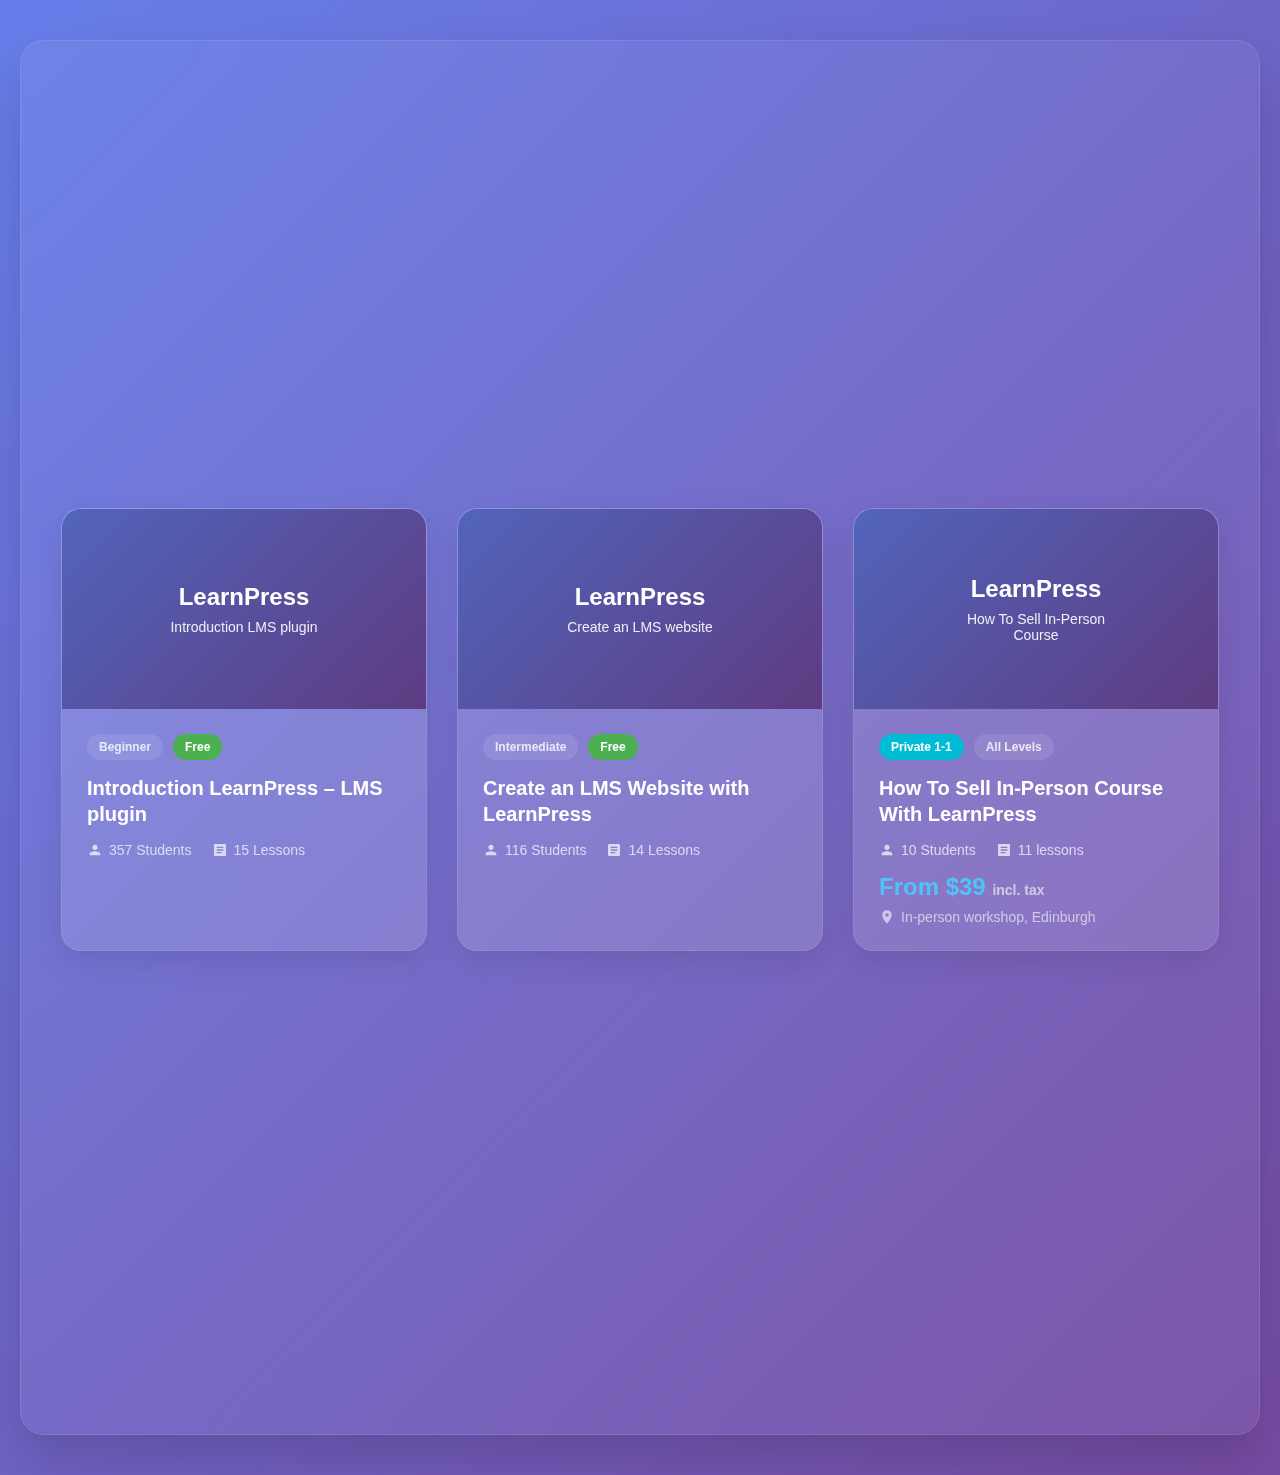
<file: careerSection.html>
<!DOCTYPE html>
<html lang="en">
<head>
    <meta charset="UTF-8">
    <meta name="viewport" content="width=device-width, initial-scale=1.0">
    <title>Course Showcase</title>
    <style>
        * {
            margin: 0;
            padding: 0;
            box-sizing: border-box;
        }

        body {
            font-family: 'Inter', -apple-system, BlinkMacSystemFont, sans-serif;
            background: linear-gradient(135deg, #667eea 0%, #764ba2 100%);
            min-height: 100vh;
            padding: 40px 20px;
        }

        .course-showcase {
            max-width: 1400px;
            margin: 0 auto;
            background: rgba(255, 255, 255, 0.05);
            backdrop-filter: blur(20px);
            border-radius: 24px;
            padding: 60px 40px;
            border: 1px solid rgba(255, 255, 255, 0.1);
            box-shadow: 0 25px 50px rgba(0, 0, 0, 0.15);
        }

        /* Partners Section */
        .partners-section {
            text-align: center;
            margin-bottom: 80px;
            opacity: 0;
            transform: translateY(30px);
            animation: fadeInUp 1s ease-out forwards;
        }

        .partners-title {
            font-size: 18px;
            color: rgba(255, 255, 255, 0.8);
            margin-bottom: 30px;
            font-weight: 500;
        }

        .partners-title span {
            color: #4fc3f7;
            font-weight: 600;
        }

        .partners-grid {
            display: flex;
            justify-content: center;
            align-items: center;
            gap: 60px;
            flex-wrap: wrap;
        }

        .partner-logo {
            opacity: 0.7;
            transition: all 0.3s ease;
            filter: brightness(0) invert(1);
            height: 40px;
        }

        .partner-logo:hover {
            opacity: 1;
            transform: scale(1.1);
        }

        /* Courses Section */
        .courses-header {
            text-align: center;
            margin-bottom: 60px;
            opacity: 0;
            transform: translateY(30px);
            animation: fadeInUp 1s ease-out 0.3s forwards;
        }

        .courses-subtitle {
            font-size: 16px;
            color: rgba(255, 255, 255, 0.6);
            text-transform: uppercase;
            letter-spacing: 2px;
            margin-bottom: 15px;
            font-weight: 500;
        }

        .courses-title {
            font-size: 48px;
            color: white;
            font-weight: 700;
            margin-bottom: 20px;
        }

        .courses-title span {
            background: linear-gradient(135deg, #4fc3f7, #29b6f6);
            -webkit-background-clip: text;
            -webkit-text-fill-color: transparent;
            background-clip: text;
        }

        .explore-btn {
            display: inline-flex;
            align-items: center;
            gap: 10px;
            background: linear-gradient(135deg, #2196f3, #21cbf3);
            color: white;
            padding: 15px 30px;
            border-radius: 50px;
            text-decoration: none;
            font-weight: 600;
            font-size: 16px;
            transition: all 0.3s ease;
            box-shadow: 0 8px 25px rgba(33, 150, 243, 0.3);
            margin-top: 20px;
        }

        .explore-btn:hover {
            transform: translateY(-2px);
            box-shadow: 0 12px 35px rgba(33, 150, 243, 0.4);
        }

        /* Course Cards */
        .courses-grid {
            display: grid;
            grid-template-columns: repeat(auto-fit, minmax(320px, 1fr));
            gap: 30px;
            margin-top: 40px;
        }

        .course-card {
            background: rgba(255, 255, 255, 0.08);
            backdrop-filter: blur(15px);
            border-radius: 20px;
            overflow: hidden;
            border: 1px solid rgba(255, 255, 255, 0.1);
            transition: all 0.4s cubic-bezier(0.25, 0.46, 0.45, 0.94);
            opacity: 0;
            transform: translateY(50px);
            box-shadow: 0 10px 30px rgba(0, 0, 0, 0.1);
        }

        .course-card.animate {
            opacity: 1;
            transform: translateY(0);
        }

        .course-card:hover {
            transform: translateY(-8px);
            box-shadow: 0 20px 60px rgba(0, 0, 0, 0.2);
            border-color: rgba(255, 255, 255, 0.2);
        }

        .course-image {
            height: 200px;
            background: linear-gradient(135deg, #667eea, #764ba2);
            position: relative;
            overflow: hidden;
        }

        .course-image::before {
            content: '';
            position: absolute;
            top: 0;
            left: 0;
            right: 0;
            bottom: 0;
            background: rgba(0, 0, 0, 0.2);
        }

        .course-image-content {
            position: absolute;
            top: 50%;
            left: 50%;
            transform: translate(-50%, -50%);
            text-align: center;
            color: white;
        }

        .course-image h3 {
            font-size: 24px;
            font-weight: 600;
            margin-bottom: 8px;
        }

        .course-image p {
            font-size: 14px;
            opacity: 0.9;
        }

        .course-content {
            padding: 25px;
        }

        .course-badges {
            display: flex;
            gap: 10px;
            margin-bottom: 15px;
        }

        .badge {
            padding: 6px 12px;
            border-radius: 20px;
            font-size: 12px;
            font-weight: 600;
            text-transform: capitalize;
        }

        .badge.level {
            background: rgba(255, 255, 255, 0.1);
            color: rgba(255, 255, 255, 0.8);
        }

        .badge.free {
            background: #4caf50;
            color: white;
        }

        .badge.private {
            background: #00bcd4;
            color: white;
        }

        .badge.expert {
            background: #ff9800;
            color: white;
        }

        .course-title {
            font-size: 20px;
            font-weight: 700;
            color: white;
            margin-bottom: 15px;
            line-height: 1.3;
        }

        .course-stats {
            display: flex;
            gap: 20px;
            margin-bottom: 15px;
        }

        .stat {
            display: flex;
            align-items: center;
            gap: 6px;
            font-size: 14px;
            color: rgba(255, 255, 255, 0.7);
        }

        .stat-icon {
            width: 16px;
            height: 16px;
            fill: currentColor;
        }

        .course-price {
            font-size: 24px;
            font-weight: 700;
            color: #4fc3f7;
            margin-top: 10px;
        }

        .course-price .original {
            text-decoration: line-through;
            color: rgba(255, 255, 255, 0.5);
            font-size: 16px;
            margin-right: 8px;
        }

        .course-location {
            font-size: 14px;
            color: rgba(255, 255, 255, 0.6);
            margin-top: 8px;
            display: flex;
            align-items: center;
            gap: 6px;
        }

        /* Animations */
        @keyframes fadeInUp {
            from {
                opacity: 0;
                transform: translateY(30px);
            }
            to {
                opacity: 1;
                transform: translateY(0);
            }
        }

        /* Responsive */
        @media (max-width: 768px) {
            .course-showcase {
                padding: 40px 20px;
            }

            .partners-grid {
                gap: 30px;
            }

            .partner-logo {
                height: 30px;
            }

            .courses-title {
                font-size: 36px;
            }

            .courses-grid {
                grid-template-columns: 1fr;
            }
        }
    </style>
</head>
<body>
    <div class="course-showcase">
        <!-- Partners Section -->
        <div class="partners-section">
            <h2 class="partners-title">Learn with Our <span>Partners</span></h2>
            <div class="partners-grid">
                <svg class="partner-logo" viewBox="0 0 120 40" fill="currentColor">
                    <text x="10" y="25" font-family="Arial, sans-serif" font-size="16" font-weight="bold">logitech</text>
                </svg>
                <svg class="partner-logo" viewBox="0 0 120 40" fill="currentColor">
                    <text x="10" y="25" font-family="Arial, sans-serif" font-size="14" font-weight="bold">monday</text>
                </svg>
                <svg class="partner-logo" viewBox="0 0 120 40" fill="currentColor">
                    <text x="10" y="25" font-family="Arial, sans-serif" font-size="16" font-weight="bold">invision</text>
                </svg>
                <svg class="partner-logo" viewBox="0 0 120 40" fill="currentColor">
                    <text x="10" y="25" font-family="Arial, sans-serif" font-size="18" font-weight="bold">YAHOO!</text>
                </svg>
                <svg class="partner-logo" viewBox="0 0 120 40" fill="currentColor">
                    <text x="10" y="25" font-family="Arial, sans-serif" font-size="16" font-weight="bold">Walmart</text>
                </svg>
            </div>
        </div>

        <!-- Courses Section -->
        <div class="courses-header">
            <p class="courses-subtitle">Our Courses</p>
            <h2 class="courses-title">Explore top <span>courses</span></h2>
            <a href="#" class="explore-btn">
                <span>Explore</span>
                <span>Learn with 200+ world-class institutions and educators</span>
            </a>
        </div>

        <!-- Course Cards -->
        <div class="courses-grid">
            <!-- Course 1 -->
            <div class="course-card" data-delay="0">
                <div class="course-image">
                    <div class="course-image-content">
                        <h3>LearnPress</h3>
                        <p>Introduction LMS plugin</p>
                    </div>
                </div>
                <div class="course-content">
                    <div class="course-badges">
                        <span class="badge level">Beginner</span>
                        <span class="badge free">Free</span>
                    </div>
                    <h3 class="course-title">Introduction LearnPress – LMS plugin</h3>
                    <div class="course-stats">
                        <div class="stat">
                            <svg class="stat-icon" viewBox="0 0 24 24">
                                <path d="M12 12c2.21 0 4-1.79 4-4s-1.79-4-4-4-4 1.79-4 4 1.79 4 4 4zm0 2c-2.67 0-8 1.34-8 4v2h16v-2c0-2.66-5.33-4-8-4z"/>
                            </svg>
                            <span>357 Students</span>
                        </div>
                        <div class="stat">
                            <svg class="stat-icon" viewBox="0 0 24 24">
                                <path d="M19 3H5c-1.1 0-2 .9-2 2v14c0 1.1.9 2 2 2h14c1.1 0 2-.9 2-2V5c0-1.1-.9-2-2-2zm-5 14H7v-2h7v2zm3-4H7v-2h10v2zm0-4H7V7h10v2z"/>
                            </svg>
                            <span>15 Lessons</span>
                        </div>
                    </div>
                </div>
            </div>

            <!-- Course 2 -->
            <div class="course-card" data-delay="0.2">
                <div class="course-image">
                    <div class="course-image-content">
                        <h3>LearnPress</h3>
                        <p>Create an LMS website</p>
                    </div>
                </div>
                <div class="course-content">
                    <div class="course-badges">
                        <span class="badge level">Intermediate</span>
                        <span class="badge free">Free</span>
                    </div>
                    <h3 class="course-title">Create an LMS Website with LearnPress</h3>
                    <div class="course-stats">
                        <div class="stat">
                            <svg class="stat-icon" viewBox="0 0 24 24">
                                <path d="M12 12c2.21 0 4-1.79 4-4s-1.79-4-4-4-4 1.79-4 4 1.79 4 4 4zm0 2c-2.67 0-8 1.34-8 4v2h16v-2c0-2.66-5.33-4-8-4z"/>
                            </svg>
                            <span>116 Students</span>
                        </div>
                        <div class="stat">
                            <svg class="stat-icon" viewBox="0 0 24 24">
                                <path d="M19 3H5c-1.1 0-2 .9-2 2v14c0 1.1.9 2 2 2h14c1.1 0 2-.9 2-2V5c0-1.1-.9-2-2-2zm-5 14H7v-2h7v2zm3-4H7v-2h10v2zm0-4H7V7h10v2z"/>
                            </svg>
                            <span>14 Lessons</span>
                        </div>
                    </div>
                </div>
            </div>

            <!-- Course 3 -->
            <div class="course-card" data-delay="0.4">
                <div class="course-image">
                    <div class="course-image-content">
                        <h3>LearnPress</h3>
                        <p>How To Sell In-Person Course</p>
                    </div>
                </div>
                <div class="course-content">
                    <div class="course-badges">
                        <span class="badge private">Private 1-1</span>
                        <span class="badge level">All levels</span>
                    </div>
                    <h3 class="course-title">How To Sell In-Person Course With LearnPress</h3>
                    <div class="course-stats">
                        <div class="stat">
                            <svg class="stat-icon" viewBox="0 0 24 24">
                                <path d="M12 12c2.21 0 4-1.79 4-4s-1.79-4-4-4-4 1.79-4 4 1.79 4 4 4zm0 2c-2.67 0-8 1.34-8 4v2h16v-2c0-2.66-5.33-4-8-4z"/>
                            </svg>
                            <span>10 Students</span>
                        </div>
                        <div class="stat">
                            <svg class="stat-icon" viewBox="0 0 24 24">
                                <path d="M19 3H5c-1.1 0-2 .9-2 2v14c0 1.1.9 2 2 2h14c1.1 0 2-.9 2-2V5c0-1.1-.9-2-2-2zm-5 14H7v-2h7v2zm3-4H7v-2h10v2zm0-4H7V7h10v2z"/>
                            </svg>
                            <span>11 lessons</span>
                        </div>
                    </div>
                    <p class="course-price">From $39 <span style="font-size: 14px; color: rgba(255,255,255,0.6);">incl. tax</span></p>
                    <div class="course-location">
                        <svg class="stat-icon" viewBox="0 0 24 24">
                            <path d="M12 2C8.13 2 5 5.13 5 9c0 5.25 7 13 7 13s7-7.75 7-13c0-3.87-3.13-7-7-7zm0 9.5c-1.38 0-2.5-1.12-2.5-2.5s1.12-2.5 2.5-2.5 2.5 1.12 2.5 2.5-1.12 2.5-2.5 2.5z"/>
                        </svg>
                        <span>In-person workshop, Edinburgh</span>
                    </div>
                </div>
            </div>

            <!-- Course 4 -->
            <div class="course-card" data-delay="0.6">
                <div class="course-image">
                    <div class="course-image-content">
                        <h3>Design</h3>
                        <p>How To Teach An Online Course</p>
                    </div>
                </div>
                <div class="course-content">
                    <div class="course-badges">
                        <span class="badge expert">Expert</span>
                    </div>
                    <h3 class="course-title">How To Teach An Online Course</h3>
                    <div class="course-stats">
                        <div class="stat">
                            <svg class="stat-icon" viewBox="0 0 24 24">
                                <path d="M12 12c2.21 0 4-1.79 4-4s-1.79-4-4-4-4 1.79-4 4 1.79 4 4 4zm0 2c-2.67 0-8 1.34-8 4v2h16v-2c0-2.66-5.33-4-8-4z"/>
                            </svg>
                            <span>38 Students</span>
                        </div>
                        <div class="stat">
                            <svg class="stat-icon" viewBox="0 0 24 24">
                                <path d="M19 3H5c-1.1 0-2 .9-2 2v14c0 1.1.9 2 2 2h14c1.1 0 2-.9 2-2V5c0-1.1-.9-2-2-2zm-5 14H7v-2h7v2zm3-4H7v-2h10v2zm0-4H7V7h10v2z"/>
                            </svg>
                            <span>1 Lesson</span>
                        </div>
                    </div>
                    <div class="course-price">
                        <span class="original">Only $67</span>
                        <span>$50.ph</span>
                    </div>
                </div>
            </div>
        </div>
    </div>

    <script>
        // Intersection Observer for scroll animations
        const observerOptions = {
            threshold: 0.1,
            rootMargin: '0px 0px -50px 0px'
        };

        const observer = new IntersectionObserver((entries) => {
            entries.forEach(entry => {
                if (entry.isIntersecting) {
                    const card = entry.target;
                    const delay = parseFloat(card.dataset.delay) || 0;
                    
                    setTimeout(() => {
                        card.classList.add('animate');
                    }, delay * 1000);
                    
                    observer.unobserve(card);
                }
            });
        }, observerOptions);

        // Observe all course cards
        document.querySelectorAll('.course-card').forEach(card => {
            observer.observe(card);
        });

        // Add some interactive hover effects
        document.querySelectorAll('.course-card').forEach(card => {
            card.addEventListener('mouseenter', function() {
                this.style.transform = 'translateY(-8px) scale(1.02)';
            });
            
            card.addEventListener('mouseleave', function() {
                this.style.transform = 'translateY(-8px) scale(1)';
            });
        });

        // Partner logo hover effects
        document.querySelectorAll('.partner-logo').forEach(logo => {
            logo.addEventListener('mouseenter', function() {
                this.style.filter = 'brightness(0) invert(1) drop-shadow(0 0 10px rgba(79, 195, 247, 0.5))';
            });
            
            logo.addEventListener('mouseleave', function() {
                this.style.filter = 'brightness(0) invert(1)';
            });
        });
    </script>
</body>
</html>
</file>
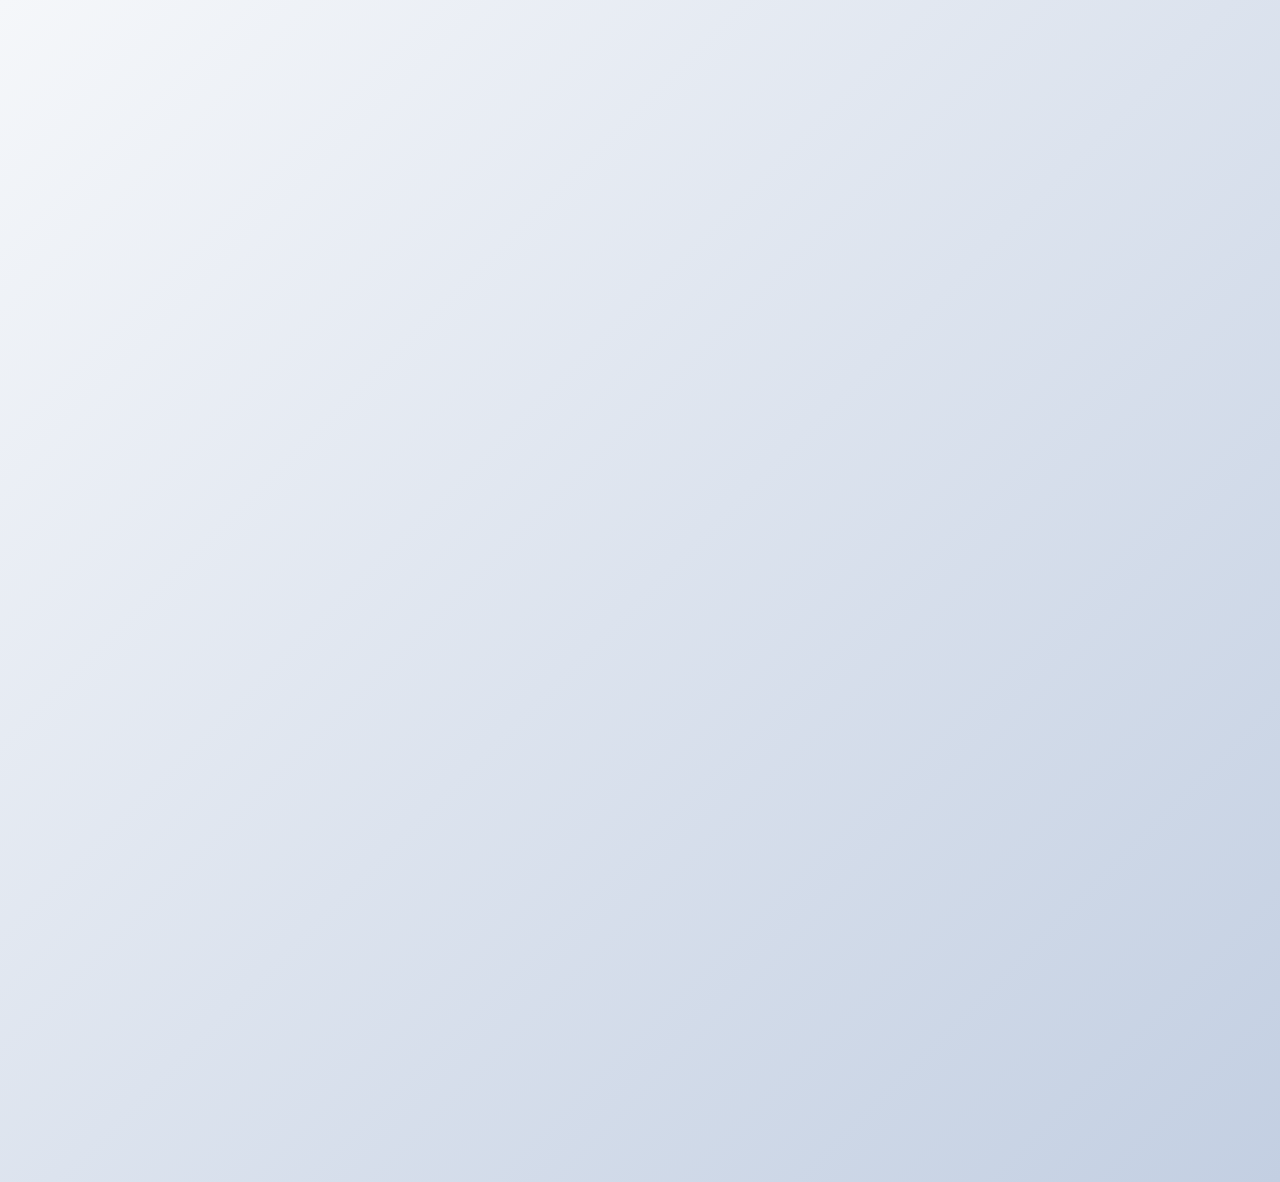
<file: categories.html>
<!DOCTYPE html>
<html lang="en">
<head>
    <meta charset="UTF-8">
    <meta name="viewport" content="width=device-width, initial-scale=1.0">
    <title>Course Categories & Packages</title>
    <style>
        * {
            margin: 0;
            padding: 0;
            box-sizing: border-box;
        }

        body {
            font-family: 'Inter', -apple-system, BlinkMacSystemFont, sans-serif;
            background: linear-gradient(135deg, #f5f7fa 0%, #c3cfe2 100%);
            min-height: 100vh;
            padding: 60px 20px;
        }

        .main-container {
            max-width: 1400px;
            margin: 0 auto;
            display: flex;
            flex-direction: column;
            gap: 80px;
        }

        /* Categories Section */
        .categories-section {
            background: white;
            border-radius: 24px;
            padding: 60px 40px;
            box-shadow: 0 20px 60px rgba(0, 0, 0, 0.08);
            opacity: 0;
            transform: translateY(30px);
            animation: fadeInUp 1s ease-out forwards;
        }

        .categories-header {
            text-align: center;
            margin-bottom: 50px;
        }

        .categories-subtitle {
            font-size: 16px;
            color: #666;
            text-transform: uppercase;
            letter-spacing: 1px;
            margin-bottom: 15px;
            font-weight: 500;
        }

        .categories-title {
            font-size: 42px;
            color: #2c3e50;
            font-weight: 700;
        }

        .categories-title span {
            background: linear-gradient(135deg, #3498db, #2980b9);
            -webkit-background-clip: text;
            -webkit-text-fill-color: transparent;
            background-clip: text;
        }

        .categories-grid {
            display: flex;
            flex-wrap: wrap;
            justify-content: center;
            gap: 20px;
            max-width: 1000px;
            margin: 0 auto;
        }

        .category-tag {
            background: #f8f9fa;
            color: #495057;
            padding: 15px 25px;
            border-radius: 50px;
            font-weight: 500;
            font-size: 16px;
            border: 2px solid transparent;
            cursor: pointer;
            transition: all 0.3s cubic-bezier(0.25, 0.46, 0.45, 0.94);
            position: relative;
            overflow: hidden;
        }

        .category-tag::before {
            content: '';
            position: absolute;
            top: 0;
            left: -100%;
            width: 100%;
            height: 100%;
            background: linear-gradient(90deg, transparent, rgba(255,255,255,0.4), transparent);
            transition: left 0.5s;
        }

        .category-tag:hover::before {
            left: 100%;
        }

        .category-tag:hover {
            background: linear-gradient(135deg, #3498db, #2980b9);
            color: white;
            transform: translateY(-3px);
            box-shadow: 0 10px 25px rgba(52, 152, 219, 0.3);
        }

        .category-tag.active {
            background: linear-gradient(135deg, #3498db, #2980b9);
            color: white;
            transform: translateY(-2px);
            box-shadow: 0 8px 20px rgba(52, 152, 219, 0.3);
        }

        /* Packages Section */
        .packages-section {
            opacity: 0;
            transform: translateY(50px);
            animation: fadeInUp 1s ease-out 0.3s forwards;
        }

        .packages-header {
            text-align: center;
            margin-bottom: 60px;
        }

        .packages-subtitle {
            font-size: 16px;
            color: #666;
            text-transform: uppercase;
            letter-spacing: 1px;
            margin-bottom: 15px;
            font-weight: 500;
        }

        .packages-title {
            font-size: 42px;
            color: #2c3e50;
            font-weight: 700;
        }

        .packages-title span {
            background: linear-gradient(135deg, #3498db, #2980b9);
            -webkit-background-clip: text;
            -webkit-text-fill-color: transparent;
            background-clip: text;
        }

        .packages-container {
            position: relative;
            max-width: 1200px;
            margin: 0 auto;
        }

        .packages-grid {
            display: grid;
            grid-template-columns: repeat(auto-fit, minmax(350px, 1fr));
            gap: 30px;
            margin-bottom: 40px;
        }

        .package-card {
            background: white;
            border-radius: 20px;
            overflow: hidden;
            box-shadow: 0 15px 35px rgba(0, 0, 0, 0.1);
            transition: all 0.4s cubic-bezier(0.25, 0.46, 0.45, 0.94);
            opacity: 0;
            transform: translateY(30px);
            cursor: pointer;
        }

        .package-card.animate {
            opacity: 1;
            transform: translateY(0);
        }

        .package-card:hover {
            transform: translateY(-8px);
            box-shadow: 0 25px 50px rgba(0, 0, 0, 0.15);
        }

        .package-image {
            height: 200px;
            position: relative;
            overflow: hidden;
        }

        .package-image.ai {
            background: linear-gradient(135deg, #667eea 0%, #764ba2 100%);
        }

        .package-image.mechanics {
            background: linear-gradient(135deg, #f093fb 0%, #f5576c 100%);
        }

        .package-image.wellness {
            background: linear-gradient(135deg, #4facfe 0%, #00f2fe 100%);
        }

        .package-image::before {
            content: '';
            position: absolute;
            top: 0;
            left: 0;
            right: 0;
            bottom: 0;
            background: rgba(0, 0, 0, 0.1);
        }

        .package-image-content {
            position: absolute;
            top: 20px;
            left: 20px;
            right: 20px;
            color: white;
        }

        .package-image h3 {
            font-size: 24px;
            font-weight: 700;
            margin-bottom: 8px;
            line-height: 1.2;
        }

        .package-author {
            font-size: 14px;
            opacity: 0.9;
            display: flex;
            align-items: center;
            gap: 8px;
        }

        .author-avatar {
            width: 24px;
            height: 24px;
            border-radius: 50%;
            background: rgba(255, 255, 255, 0.2);
            display: flex;
            align-items: center;
            justify-content: center;
            font-size: 12px;
            font-weight: 600;
        }

        .package-visual {
            position: absolute;
            bottom: 20px;
            right: 20px;
            width: 80px;
            height: 60px;
            opacity: 0.3;
        }

        .package-content {
            padding: 25px;
        }

        .courses-included {
            font-size: 14px;
            color: #3498db;
            font-weight: 600;
            margin-bottom: 12px;
        }

        .package-title {
            font-size: 18px;
            font-weight: 700;
            color: #2c3e50;
            margin-bottom: 20px;
            line-height: 1.4;
        }

        .package-pricing {
            display: flex;
            align-items: center;
            gap: 12px;
        }

        .original-price {
            font-size: 16px;
            color: #999;
            text-decoration: line-through;
        }

        .current-price {
            font-size: 24px;
            font-weight: 700;
            color: #e74c3c;
        }

        /* Navigation */
        .packages-navigation {
            display: flex;
            justify-content: space-between;
            align-items: center;
            margin-top: 40px;
        }

        .nav-controls {
            display: flex;
            gap: 15px;
        }

        .nav-btn {
            width: 50px;
            height: 50px;
            border: 2px solid #e0e6ed;
            background: white;
            border-radius: 50%;
            display: flex;
            align-items: center;
            justify-content: center;
            cursor: pointer;
            transition: all 0.3s ease;
            color: #666;
        }

        .nav-btn:hover {
            border-color: #3498db;
            background: #3498db;
            color: white;
            transform: scale(1.1);
        }

        .nav-btn:disabled {
            opacity: 0.5;
            cursor: not-allowed;
            transform: none;
        }

        .view-all-btn {
            background: linear-gradient(135deg, #3498db, #2980b9);
            color: white;
            border: none;
            padding: 15px 30px;
            border-radius: 50px;
            font-weight: 600;
            font-size: 16px;
            cursor: pointer;
            transition: all 0.3s ease;
            box-shadow: 0 8px 25px rgba(52, 152, 219, 0.3);
        }

        .view-all-btn:hover {
            transform: translateY(-2px);
            box-shadow: 0 12px 35px rgba(52, 152, 219, 0.4);
        }

        /* Progress indicator */
        .progress-bar {
            width: 100px;
            height: 4px;
            background: #e0e6ed;
            border-radius: 2px;
            overflow: hidden;
            margin: 0 20px;
        }

        .progress-fill {
            height: 100%;
            background: linear-gradient(135deg, #3498db, #2980b9);
            width: 33.33%;
            transition: width 0.3s ease;
        }

        /* Animations */
        @keyframes fadeInUp {
            from {
                opacity: 0;
                transform: translateY(30px);
            }
            to {
                opacity: 1;
                transform: translateY(0);
            }
        }

        /* Responsive */
        @media (max-width: 768px) {
            .main-container {
                gap: 60px;
                padding: 0 10px;
            }

            .categories-section {
                padding: 40px 20px;
            }

            .categories-title,
            .packages-title {
                font-size: 32px;
            }

            .categories-grid {
                gap: 15px;
            }

            .category-tag {
                padding: 12px 20px;
                font-size: 14px;
            }

            .packages-grid {
                grid-template-columns: 1fr;
                gap: 20px;
            }

            .packages-navigation {
                flex-direction: column;
                gap: 20px;
            }

            .nav-controls {
                order: 1;
            }
        }
    </style>
</head>
<body>
    <div class="main-container">
        <!-- Categories Section -->
        <div class="categories-section">
            <div class="categories-header">
                <p class="categories-subtitle">Choose From Any These</p>
                <h2 class="categories-title">Courses <span>categories</span></h2>
            </div>
            <div class="categories-grid">
                <div class="category-tag active">Business</div>
                <div class="category-tag">Design</div>
                <div class="category-tag">Developer</div>
                <div class="category-tag">Health</div>
                <div class="category-tag">IT</div>
                <div class="category-tag">Marketing</div>
                <div class="category-tag">Photography</div>
                <div class="category-tag">Teaching Online</div>
                <div class="category-tag">Technology</div>
            </div>
        </div>

        <!-- Packages Section -->
        <div class="packages-section">
            <div class="packages-header">
                <p class="packages-subtitle">Our Package</p>
                <h2 class="packages-title">Explore top <span>packages</span></h2>
            </div>
            
            <div class="packages-container">
                <div class="packages-grid">
                    <!-- Package 1 -->
                    <div class="package-card" data-delay="0">
                        <div class="package-image ai">
                            <div class="package-image-content">
                                <h3>Introduction to Artificial Intelligence</h3>
                                <div class="package-author">
                                    <div class="author-avatar">DM</div>
                                    <span>David J. Malan</span>
                                </div>
                            </div>
                            <div class="package-visual">
                                <svg viewBox="0 0 80 60" fill="none">
                                    <rect x="10" y="20" width="60" height="30" rx="4" fill="rgba(255,255,255,0.2)"/>
                                    <circle cx="25" cy="35" r="8" fill="rgba(255,255,255,0.3)"/>
                                    <rect x="40" y="30" width="25" height="10" rx="2" fill="rgba(255,255,255,0.25)"/>
                                </svg>
                            </div>
                        </div>
                        <div class="package-content">
                            <div class="courses-included">3 Courses Included</div>
                            <h3 class="package-title">Master Your Mindset: Unleashing the Power Within</h3>
                            <div class="package-pricing">
                                <span class="original-price">$136</span>
                                <span class="current-price">$103</span>
                            </div>
                        </div>
                    </div>

                    <!-- Package 2 -->
                    <div class="package-card" data-delay="0.2">
                        <div class="package-image mechanics">
                            <div class="package-image-content">
                                <h3>Fundamentals of Mechanics - Forces and Motion</h3>
                                <div class="package-author">
                                    <div class="author-avatar">DM</div>
                                    <span>David J. Malan</span>
                                </div>
                            </div>
                            <div class="package-visual">
                                <svg viewBox="0 0 80 60" fill="none">
                                    <circle cx="25" cy="30" r="12" fill="rgba(255,255,255,0.2)"/>
                                    <path d="M25 30 L45 20 L45 40 Z" fill="rgba(255,255,255,0.3)"/>
                                    <circle cx="55" cy="35" r="6" fill="rgba(255,255,255,0.25)"/>
                                </svg>
                            </div>
                        </div>
                        <div class="package-content">
                            <div class="courses-included">4 Courses Included</div>
                            <h3 class="package-title">From Zero to Hero: The Ultimate Entrepreneurial Blueprint</h3>
                            <div class="package-pricing">
                                <span class="original-price">$194</span>
                                <span class="current-price">$147</span>
                            </div>
                        </div>
                    </div>

                    <!-- Package 3 -->
                    <div class="package-card" data-delay="0.4">
                        <div class="package-image wellness">
                            <div class="package-image-content">
                                <h3>Introduction to Artificial Intelligence</h3>
                                <div class="package-author">
                                    <div class="author-avatar">DM</div>
                                    <span>David J. Malan</span>
                                </div>
                            </div>
                            <div class="package-visual">
                                <svg viewBox="0 0 80 60" fill="none">
                                    <circle cx="40" cy="30" r="15" fill="rgba(255,255,255,0.2)"/>
                                    <path d="M35 25 L40 30 L45 25" stroke="rgba(255,255,255,0.4)" stroke-width="2" fill="none"/>
                                    <rect x="35" y="35" width="10" height="8" rx="2" fill="rgba(255,255,255,0.3)"/>
                                </svg>
                            </div>
                        </div>
                        <div class="package-content">
                            <div class="courses-included">5 Courses Included</div>
                            <h3 class="package-title">Holistic Wellness: Nourish Your Body, Mind, and Soul</h3>
                            <div class="package-pricing">
                                <span class="original-price">$303</span>
                                <span class="current-price">$230</span>
                            </div>
                        </div>
                    </div>
                </div>

                <div class="packages-navigation">
                    <div class="nav-controls">
                        <button class="nav-btn" id="prevBtn">
                            <svg width="20" height="20" viewBox="0 0 24 24" fill="currentColor">
                                <path d="M15.41 7.41L14 6l-6 6 6 6 1.41-1.41L10.83 12z"/>
                            </svg>
                        </button>
                        <button class="nav-btn" id="nextBtn">
                            <svg width="20" height="20" viewBox="0 0 24 24" fill="currentColor">
                                <path d="M10 6L8.59 7.41 13.17 12l-4.58 4.59L10 18l6-6z"/>
                            </svg>
                        </button>
                    </div>
                    
                    <div class="progress-bar">
                        <div class="progress-fill"></div>
                    </div>
                    
                    <button class="view-all-btn">View All Package</button>
                </div>
            </div>
        </div>
    </div>

    <script>
        // Category tags interaction
        document.querySelectorAll('.category-tag').forEach(tag => {
            tag.addEventListener('click', function() {
                document.querySelectorAll('.category-tag').forEach(t => t.classList.remove('active'));
                this.classList.add('active');
            });
        });

        // Package cards animation on scroll
        const observerOptions = {
            threshold: 0.1,
            rootMargin: '0px 0px -50px 0px'
        };

        const observer = new IntersectionObserver((entries) => {
            entries.forEach(entry => {
                if (entry.isIntersecting) {
                    const card = entry.target;
                    const delay = parseFloat(card.dataset.delay) || 0;
                    
                    setTimeout(() => {
                        card.classList.add('animate');
                    }, delay * 1000);
                    
                    observer.unobserve(card);
                }
            });
        }, observerOptions);

        document.querySelectorAll('.package-card').forEach(card => {
            observer.observe(card);
        });

        // Navigation functionality
        let currentSlide = 0;
        const totalSlides = 3;
        const progressFill = document.querySelector('.progress-fill');
        const prevBtn = document.getElementById('prevBtn');
        const nextBtn = document.getElementById('nextBtn');

        function updateProgress() {
            const progress = ((currentSlide + 1) / totalSlides) * 100;
            progressFill.style.width = progress + '%';
        }

        function updateNavButtons() {
            prevBtn.disabled = currentSlide === 0;
            nextBtn.disabled = currentSlide === totalSlides - 1;
        }

        prevBtn.addEventListener('click', () => {
            if (currentSlide > 0) {
                currentSlide--;
                updateProgress();
                updateNavButtons();
            }
        });

        nextBtn.addEventListener('click', () => {
            if (currentSlide < totalSlides - 1) {
                currentSlide++;
                updateProgress();
                updateNavButtons();
            }
        });

        // Initialize
        updateProgress();
        updateNavButtons();

        // Package card hover effects
        document.querySelectorAll('.package-card').forEach(card => {
            card.addEventListener('mouseenter', function() {
                this.style.transform = 'translateY(-12px) scale(1.02)';
            });
            
            card.addEventListener('mouseleave', function() {
                this.style.transform = 'translateY(-8px) scale(1)';
            });
        });

        // View All Package button effect
        document.querySelector('.view-all-btn').addEventListener('click', function() {
            this.style.transform = 'scale(0.95)';
            setTimeout(() => {
                this.style.transform = 'translateY(-2px)';
            }, 150);
        });
    </script>
</body>
</html>
</file>
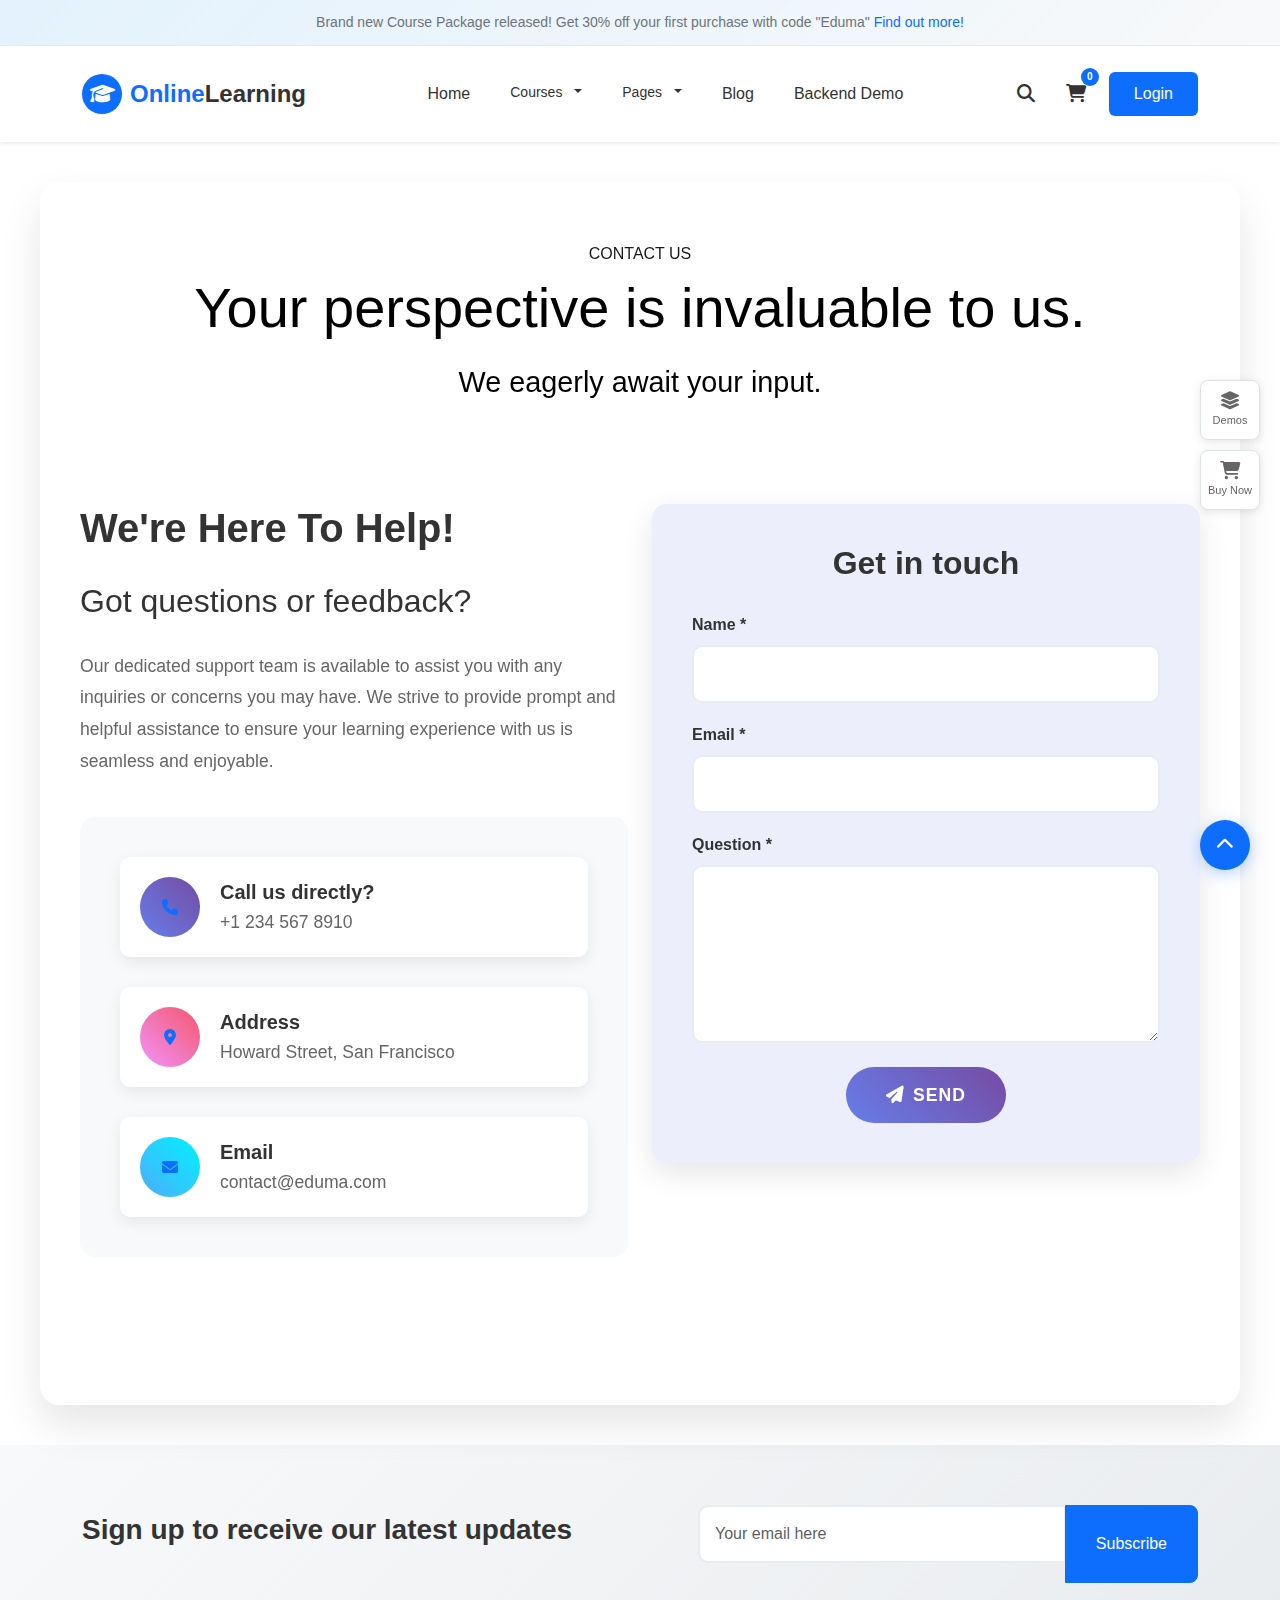
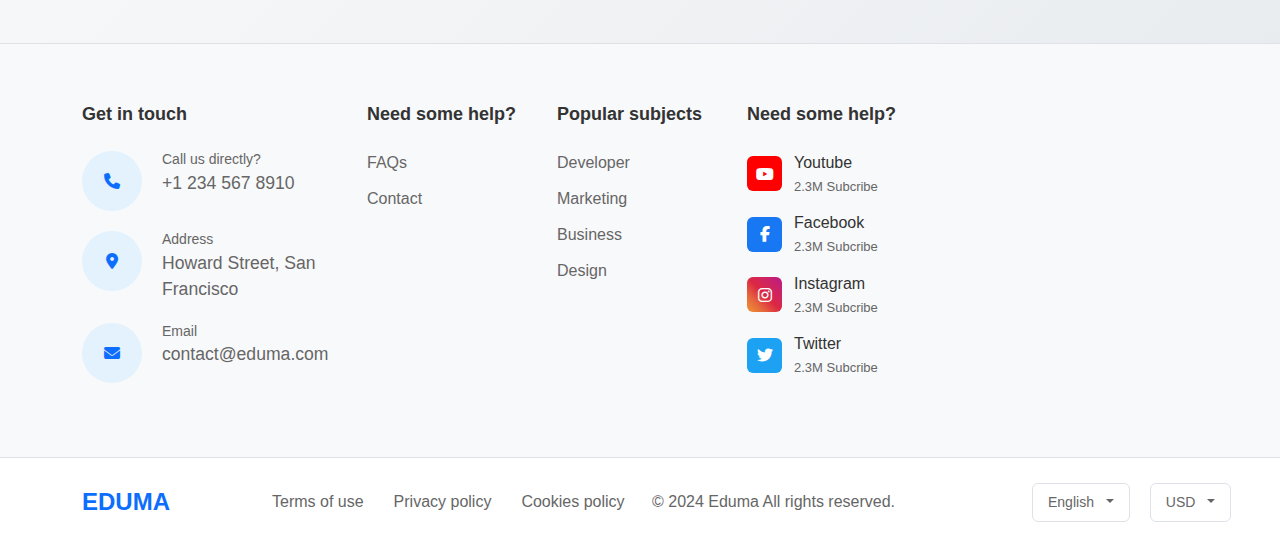
<file: contact-us.html>
<!DOCTYPE html>
<html lang="en">
<head>
    <meta charset="UTF-8">
    <meta name="viewport" content="width=device-width, initial-scale=1.0">
    <title>Contact Us - Your Perspective Matters</title>
    <link href="https://cdnjs.cloudflare.com/ajax/libs/bootstrap/5.3.0/css/bootstrap.min.css" rel="stylesheet">
    <link href="https://cdnjs.cloudflare.com/ajax/libs/font-awesome/6.4.0/css/all.min.css" rel="stylesheet">
    <link href="./footer.css" rel="stylesheet" >
    <link href="./header.css" rel="stylesheet" >
    <style>
        /* body {
            font-family: 'Arial', sans-serif;
           
            min-height: 100vh;
            margin: 0;
            padding: 0;
        } */
        
        .contact-container {
            background: rgba(255, 255, 255, 0.95);
            backdrop-filter: blur(10px);
            border-radius: 20px;
            box-shadow: 0 20px 40px rgba(0, 0, 0, 0.1);
            margin: 40px auto;
            max-width: 1200px;
            overflow: hidden;
        }
        
        .header-section {
            /* background: linear-gradient(45deg, #4facfe 0%, #00f2fe 100%); */
            color: black;
            text-align: center;
            padding: 60px 40px 40px;
            position: relative;
        }
        
        .header-section::before {
            content: '';
            position: absolute;
            top: 0;
            left: 0;
            right: 0;
            bottom: 0;
            background: url('data:image/svg+xml,<svg xmlns="http://www.w3.org/2000/svg" viewBox="0 0 100 20"><defs><radialGradient id="a" cx="50%" cy="40%" r="50%"><stop offset="0%" stop-color="white" stop-opacity="0.1"/><stop offset="100%" stop-color="white" stop-opacity="0"/></radialGradient></defs><rect width="100" height="20" fill="url(%23a)"/></svg>');
            opacity: 0.3;
        }
        
        .header-section h1 {
            font-size: 3.5rem;
            font-weight: 300;
            margin-bottom: 20px;
            position: relative;
            z-index: 1;
        }
        
        .header-section p {
            font-size: 1.8rem;
            font-weight: 300;
            margin-bottom: 0;
            position: relative;
            z-index: 1;
        }
        
        .content-section {
            padding: 60px 40px;
        }
        
        .section-title {
            color: #333;
            font-size: 2.5rem;
            font-weight: 600;
            margin-bottom: 30px;
        }
        
        .description {
            color: #666;
            font-size: 1.1rem;
            line-height: 1.8;
            margin-bottom: 40px;
        }
        
        .contact-info-contact {
            background: #f8f9fa;
            border-radius: 15px;
            padding: 40px;
            margin-bottom: 40px;
        }
        
        .contact-item {
            display: flex;
            align-items: center;
            margin-bottom: 30px;
            padding: 20px;
            background: white;
            border-radius: 10px;
            box-shadow: 0 5px 15px rgba(0, 0, 0, 0.08);
            transition: transform 0.3s ease, box-shadow 0.3s ease;
        }
        
        .contact-item:hover {
            transform: translateY(-5px);
            box-shadow: 0 10px 25px rgba(0, 0, 0, 0.15);
        }
        
        .contact-item:last-child {
            margin-bottom: 0;
        }
        
        .contact-icon {
            width: 60px;
            height: 60px;
            border-radius: 50%;
            display: flex;
            align-items: center;
            justify-content: center;
            margin-right: 20px;
            font-size: 1.5rem;
            color: white;
        }
        
        .phone-icon {
            background: linear-gradient(45deg, #667eea, #764ba2);
        }
        
        .address-icon {
            background: linear-gradient(45deg, #f093fb, #f5576c);
        }
        
        .email-icon {
            background: linear-gradient(45deg, #4facfe, #00f2fe);
        }
        
        .contact-details h5 {
            color: #333;
            font-weight: 600;
            margin-bottom: 5px;
        }
        
        .contact-details p {
            color: #666;
            margin: 0;
            font-size: 1.1rem;
        }
        
        .form-section {
            background: rgb(236, 239, 251);
            border-radius: 15px;
            padding: 40px;
            box-shadow: 0 10px 30px rgba(0, 0, 0, 0.1);
        }
        
        .form-section h3 {
            color: #333;
            font-size: 2rem;
            font-weight: 600;
            margin-bottom: 30px;
            text-align: center;
        }
        
        .form-control {
            border: 2px solid #e9ecef;
            border-radius: 10px;
            padding: 15px;
            font-size: 1rem;
            margin-bottom: 20px;
            transition: border-color 0.3s ease, box-shadow 0.3s ease;
        }
        
        .form-control:focus {
            border-color: #667eea;
            box-shadow: 0 0 0 0.2rem rgba(102, 126, 234, 0.25);
        }
        
        .form-label {
            color: #333;
            font-weight: 600;
            margin-bottom: 8px;
        }
        
        .btn-send {
            background: linear-gradient(45deg, #667eea, #764ba2);
            border: none;
            border-radius: 50px;
            color: white;
            font-size: 1.1rem;
            font-weight: 600;
            padding: 15px 40px;
            transition: all 0.3s ease;
            text-transform: uppercase;
            letter-spacing: 1px;
        }
        
        .btn-send:hover {
            background: linear-gradient(45deg, #5a6fd8, #6a42a0);
            transform: translateY(-2px);
            box-shadow: 0 10px 20px rgba(102, 126, 234, 0.4);
        }
        
        .floating-elements {
            position: absolute;
            top: 0;
            left: 0;
            width: 100%;
            height: 100%;
            pointer-events: none;
            overflow: hidden;
        }
        
        .floating-circle {
            position: absolute;
            border-radius: 50%;
            background: rgba(255, 255, 255, 0.1);
            animation: float 6s ease-in-out infinite;
        }
        
        .circle-1 {
            width: 80px;
            height: 80px;
            top: 20%;
            left: 10%;
            animation-delay: 0s;
        }
        
        .circle-2 {
            width: 120px;
            height: 120px;
            top: 60%;
            right: 15%;
            animation-delay: 2s;
        }
        
        .circle-3 {
            width: 60px;
            height: 60px;
            bottom: 20%;
            left: 20%;
            animation-delay: 4s;
        }
        
        @keyframes float {
            0%, 100% {
                transform: translateY(0px);
            }
            50% {
                transform: translateY(-20px);
            }
        }
        
        @media (max-width: 768px) {
            .header-section {
                padding: 40px 20px 30px;
            }
            
            .header-section h1 {
                font-size: 2.5rem;
            }
            
            .header-section p {
                font-size: 1.4rem;
            }
            
            .content-section {
                padding: 40px 20px;
            }
            
            .contact-info-contact,
            .form-section {
                padding: 30px 20px;
            }
            
            .contact-item {
                flex-direction: column;
                text-align: center;
            }
            
            .contact-icon {
                margin-right: 0;
                margin-bottom: 15px;
            }
        }
    </style>
</head>
<body>
       <!-- Header section -->

  <!-- Promo Banner -->
    <div class="promo-banner">
        <div class="container">
            Brand new Course Package released! Get 30% off your first purchase with code "Eduma" 
            <a href="#">Find out more!</a>
        </div>
    </div>

    <!-- Main Header -->
    <header class="main-header">
        <div class="container">
            <nav class="navbar navbar-expand-lg navbar-light">
                <!-- Logo -->
                <a class="navbar-brand logo" href="#">
                    <div class="logo-icon">
                        <i class="fas fa-graduation-cap"></i>
                    </div>
                    <span class="logo-text">
                        <span class="highlight">Online</span>Learning
                    </span>
                </a>

                <!-- Mobile menu toggle -->
                <button class="navbar-toggler" type="button" data-bs-toggle="collapse" data-bs-target="#navbarNav">
                    <span class="navbar-toggler-icon"></span>
                </button>

                <div class="collapse navbar-collapse" id="navbarNav">
                    <!-- Navigation Menu -->
                    <ul class="navbar-nav mx-auto">
                        <li class="nav-item">
                            <a class="nav-link" href="#">Home</a>
                        </li>
                        <li class="nav-item dropdown">
                            <a class="nav-link dropdown-toggle" href="#" role="button" data-bs-toggle="dropdown">
                                Courses
                            </a>
                            <ul class="dropdown-menu">
                                <li><a class="dropdown-item" href="#">Web Development</a></li>
                                <li><a class="dropdown-item" href="#">Data Science</a></li>
                                <li><a class="dropdown-item" href="#">Design</a></li>
                                <li><a class="dropdown-item" href="#">Business</a></li>
                            </ul>
                        </li>
                        <li class="nav-item dropdown">
                            <a class="nav-link dropdown-toggle" href="#" role="button" data-bs-toggle="dropdown">
                                Pages
                            </a>
                            <ul class="dropdown-menu">
                                <li><a class="dropdown-item" href="#">About Us</a></li>
                                <li><a class="dropdown-item" href="#">Contact</a></li>
                                <li><a class="dropdown-item" href="#">FAQ</a></li>
                            </ul>
                        </li>
                        <li class="nav-item">
                            <a class="nav-link" href="#">Blog</a>
                        </li>
                        <li class="nav-item">
                            <a class="nav-link" href="#">Backend Demo</a>
                        </li>
                    </ul>

                    <!-- Header Actions -->
                    <div class="header-actions">
                        <button class="search-icon" title="Search">
                            <i class="fas fa-search"></i>
                        </button>
                        
                        <button class="cart-icon cart-badge" title="Shopping Cart">
                            <i class="fas fa-shopping-cart"></i>
                            <span class="badge">0</span>
                        </button>
                        
                        <button class="btn login-btn">
                            Login
                        </button>
                    </div>
                </div>
            </nav>
        </div>
    </header>

    <!-- Header Section End -->
    <div class="container-fluid p-0">
        <div class="contact-container">
            <!-- Header Section -->
            <div class="header-section">
                <div class="floating-elements">
                    <div class="floating-circle circle-1"></div>
                    <div class="floating-circle circle-2"></div>
                    <div class="floating-circle circle-3"></div>
                </div>
                <p class="mb-2" style="font-size: 1.0rem; opacity: 0.9;">CONTACT US</p>
                <h1>Your perspective is invaluable to us.</h1>
                <p>We eagerly await your input.</p>
            </div>
            
            <!-- Content Section -->
            <div class="content-section">
                <div class="row">
                    <!-- Left Column - Contact Info -->
                    <div class="col-lg-6 mb-5">
                        <h2 class="section-title">We're Here To Help!</h2>
                        <h3 style="color: #333; font-size: 2rem; margin-bottom: 30px;">Got questions or feedback?</h3>
                        
                        <p class="description">
                            Our dedicated support team is available to assist you with any inquiries or concerns you 
                            may have. We strive to provide prompt and helpful assistance to ensure your learning 
                            experience with us is seamless and enjoyable.
                        </p>
                        
                        <div class="contact-info-contact">
                            <div class="contact-item">
                                <div class="contact-icon phone-icon">
                                    <i class="fas fa-phone"></i>
                                </div>
                                <div class="contact-details">
                                    <h5>Call us directly?</h5>
                                    <p>+1 234 567 8910</p>
                                </div>
                            </div>
                            
                            <div class="contact-item">
                                <div class="contact-icon address-icon">
                                    <i class="fas fa-map-marker-alt"></i>
                                </div>
                                <div class="contact-details">
                                    <h5>Address</h5>
                                    <p>Howard Street, San Francisco</p>
                                </div>
                            </div>
                            
                            <div class="contact-item">
                                <div class="contact-icon email-icon">
                                    <i class="fas fa-envelope"></i>
                                </div>
                                <div class="contact-details">
                                    <h5>Email</h5>
                                    <p>contact@eduma.com</p>
                                </div>
                            </div>
                        </div>
                    </div>
                    
                    <!-- Right Column - Contact Form -->
                    <div class="col-lg-6">
                        <div class="form-section">
                            <h3>Get in touch</h3>
                            <form id="contactForm">
                                <div class="mb-3">
                                    <label for="name" class="form-label">Name *</label>
                                    <input type="text" class="form-control" id="name" required>
                                </div>
                                
                                <div class="mb-3">
                                    <label for="email" class="form-label">Email *</label>
                                    <input type="email" class="form-control" id="email" required>
                                </div>
                                
                                <div class="mb-4">
                                    <label for="question" class="form-label">Question *</label>
                                    <textarea class="form-control" id="question" rows="6" required></textarea>
                                </div>
                                
                                <div class="text-center">
                                    <button type="submit" class="btn btn-send">
                                        <i class="fas fa-paper-plane me-2"></i>Send
                                    </button>
                                </div>
                            </form>
                        </div>
                    </div>
                </div>
            </div>
        </div>
    </div>

    
   <!-- Footer Section -->

        <!-- Newsletter Section -->
    <section class="newsletter-section">
        <div class="container">
            <div class="row align-items-center">
                <div class="col-lg-6">
                    <h2 class="newsletter-title">Sign up to receive our latest updates</h2>
                </div>
                <div class="col-lg-6">
                    <div class="newsletter-form">
                        <div class="input-group">
                            <input type="email" class="form-control newsletter-input" placeholder="Your email here" required>
                            <button class="btn newsletter-btn" type="submit">Subscribe</button>
                        </div>
                    </div>
                </div>
            </div>
        </div>
    </section>
    <!-- Sidebar Buttons -->
    <div class="sidebar-buttons">
        <a href="#" class="sidebar-btn">
            <i class="fas fa-layer-group"></i>
            <span>Demos</span>
        </a>
        <a href="#" class="sidebar-btn">
            <i class="fas fa-shopping-cart"></i>
            <span>Buy Now</span>
        </a>
    </div>

    <!-- Main Footer -->
    <footer class="main-footer">
        <div class="container">
            <div class="row">
                <!-- Get in touch -->
                <div class="col-lg-3 col-md-6 mb-4">
                    <div class="footer-section">
                        <h5>Get in touch</h5>
                        
                        <div class="contact-info">
                            <div class="contact-icon">
                                <i class="fas fa-phone"></i>
                            </div>
                            <div class="contact-details">
                                <h6>Call us directly?</h6>
                                <p>+1 234 567 8910</p>
                            </div>
                        </div>

                        <div class="contact-info">
                            <div class="contact-icon">
                                <i class="fas fa-map-marker-alt"></i>
                            </div>
                            <div class="contact-details">
                                <h6>Address</h6>
                                <p>Howard Street, San Francisco</p>
                            </div>
                        </div>

                        <div class="contact-info">
                            <div class="contact-icon">
                                <i class="fas fa-envelope"></i>
                            </div>
                            <div class="contact-details">
                                <h6>Email</h6>
                                <p>contact@eduma.com</p>
                            </div>
                        </div>
                    </div>
                </div>

                <!-- Need some help -->
                <div class="col-lg-2 col-md-6 mb-4">
                    <div class="footer-section">
                        <h5>Need some help?</h5>
                        <ul>
                            <li><a href="#">FAQs</a></li>
                            <li><a href="#">Contact</a></li>
                        </ul>
                    </div>
                </div>

                <!-- Popular subjects -->
                <div class="col-lg-2 col-md-6 mb-4">
                    <div class="footer-section">
                        <h5>Popular subjects</h5>
                        <ul>
                            <li><a href="#">Developer</a></li>
                            <li><a href="#">Marketing</a></li>
                            <li><a href="#">Business</a></li>
                            <li><a href="#">Design</a></li>
                        </ul>
                    </div>
                </div>

                <!-- Social Media -->
                <div class="col-lg-5 col-md-6 mb-4">
                    <div class="footer-section">
                        <h5>Need some help?</h5>
                        
                        <a href="#" class="social-item">
                            <div class="social-icon youtube">
                                <i class="fab fa-youtube"></i>
                            </div>
                            <div class="social-info">
                                <div class="platform">Youtube</div>
                                <div class="subscribers">2.3M Subcribe</div>
                            </div>
                        </a>

                        <a href="#" class="social-item">
                            <div class="social-icon facebook">
                                <i class="fab fa-facebook-f"></i>
                            </div>
                            <div class="social-info">
                                <div class="platform">Facebook</div>
                                <div class="subscribers">2.3M Subcribe</div>
                            </div>
                        </a>

                        <a href="#" class="social-item">
                            <div class="social-icon instagram">
                                <i class="fab fa-instagram"></i>
                            </div>
                            <div class="social-info">
                                <div class="platform">Instagram</div>
                                <div class="subscribers">2.3M Subcribe</div>
                            </div>
                        </a>

                        <a href="#" class="social-item">
                            <div class="social-icon twitter">
                                <i class="fab fa-twitter"></i>
                            </div>
                            <div class="social-info">
                                <div class="platform">Twitter</div>
                                <div class="subscribers">2.3M Subcribe</div>
                            </div>
                        </a>
                    </div>
                </div>
            </div>
        </div>
    </footer>

    <!-- Bottom Footer -->
    <div class="bottom-footer">
        <div class="container">
            <div class="row align-items-center">
                <div class="col-lg-2 col-md-6 mb-3 mb-lg-0">
                    <a href="#" class="footer-logo">EDUMA</a>
                </div>
                <div class="col-lg-4 col-md-6 mb-3 mb-lg-0">
                    <div class="footer-links">
                        <a href="#">Terms of use</a>
                        <a href="#">Privacy policy</a>
                        <a href="#">Cookies policy</a>
                    </div>
                </div>
                <div class="col-lg-4 col-md-6 mb-3 mb-lg-0">
                    <p class="copyright">© 2024 Eduma All rights reserved.</p>
                </div>
                <div class="col-lg-2 col-md-6">
                    <div class="language-currency">
                        <div class="dropdown">
                            <button class="dropdown-toggle" type="button" data-bs-toggle="dropdown">
                                English
                            </button>
                            <ul class="dropdown-menu">
                                <li><a class="dropdown-item" href="#">English</a></li>
                                <li><a class="dropdown-item" href="#">Spanish</a></li>
                                <li><a class="dropdown-item" href="#">French</a></li>
                            </ul>
                        </div>
                        <div class="dropdown">
                            <button class="dropdown-toggle" type="button" data-bs-toggle="dropdown">
                                USD
                            </button>
                            <ul class="dropdown-menu">
                                <li><a class="dropdown-item" href="#">USD</a></li>
                                <li><a class="dropdown-item" href="#">EUR</a></li>
                                <li><a class="dropdown-item" href="#">GBP</a></li>
                            </ul>
                        </div>
                    </div>
                </div>
            </div>
        </div>
    </div>

    <!-- Back to Top Button -->
    <button class="back-to-top" onclick="window.scrollTo({top: 0, behavior: 'smooth'})">
        <i class="fas fa-chevron-up"></i>
    </button>

    <!-- Footer Section End -->


    
    <script src="https://cdnjs.cloudflare.com/ajax/libs/bootstrap/5.3.0/js/bootstrap.bundle.min.js"></script>
    <script>
        // Form submission handler
        document.getElementById('contactForm').addEventListener('submit', function(e) {
            e.preventDefault();
            
            // Get form values
            const name = document.getElementById('name').value;
            const email = document.getElementById('email').value;
            const question = document.getElementById('question').value;
            
            // Simple validation
            if (name && email && question) {
                // Show success message
                alert('Thank you for your message! We\'ll get back to you soon.');
                
                // Reset form
                this.reset();
            } else {
                alert('Please fill in all required fields.');
            }
        });
        
        // Add smooth scrolling animation
        document.querySelectorAll('.contact-item').forEach(item => {
            item.addEventListener('mouseenter', function() {
                this.style.transform = 'translateY(-5px) scale(1.02)';
            });
            
            item.addEventListener('mouseleave', function() {
                this.style.transform = 'translateY(0) scale(1)';
            });
        });
        
        // Add focus effects to form inputs
        const formInputs = document.querySelectorAll('.form-control');
        formInputs.forEach(input => {
            input.addEventListener('focus', function() {
                this.parentElement.style.transform = 'scale(1.02)';
            });
            
            input.addEventListener('blur', function() {
                this.parentElement.style.transform = 'scale(1)';
            });
        });
    </script>
</body>
</html>
</file>
<file: footer.css>
body {
            margin: 0;
            padding: 0;
            font-family: 'Segoe UI', Tahoma, Geneva, Verdana, sans-serif;
        }

        /* Newsletter Section */
        .newsletter-section {
            background: linear-gradient(135deg, #f8f9fa 0%, #e9ecef 100%);
            padding: 60px 0;
        }

        .newsletter-title {
            font-size: 28px;
            font-weight: 600;
            color: #333;
            margin-bottom: 30px;
        }

        .newsletter-form {
            max-width: 500px;
            margin-left: auto;
        }

        .newsletter-input {
            border: 1px solid #dee2e6;
            border-radius: 8px 0 0 8px;
            padding: 15px 20px;
            font-size: 16px;
            border-right: none;
        }

        .newsletter-input:focus {
            box-shadow: none;
            border-color: #0d6efd;
        }

        .newsletter-btn {
            background: #0d6efd;
            color: white;
            border: 1px solid #0d6efd;
            border-radius: 0 8px 8px 0;
            padding: 15px 30px;
            font-weight: 500;
            transition: background-color 0.3s ease;
        }

        .newsletter-btn:hover {
            background: #0056b3;
            border-color: #0056b3;
        }

        /* Sidebar Buttons */
        .sidebar-buttons {
            position: fixed;
            right: 20px;
            top: 50%;
            transform: translateY(-50%);
            z-index: 1000;
        }

        .sidebar-btn {
            display: block;
            width: 60px;
            height: 60px;
            background: white;
            border: 1px solid #dee2e6;
            border-radius: 8px;
            margin-bottom: 10px;
            display: flex;
            flex-direction: column;
            align-items: center;
            justify-content: center;
            text-decoration: none;
            color: #666;
            font-size: 11px;
            transition: all 0.3s ease;
            box-shadow: 0 2px 10px rgba(0,0,0,0.1);
        }

        .sidebar-btn:hover {
            color: #0d6efd;
            border-color: #0d6efd;
            transform: translateX(-5px);
        }

        .sidebar-btn i {
            font-size: 18px;
            margin-bottom: 2px;
        }

        /* Main Footer */
        .main-footer {
            background: #f8f9fa;
            padding: 60px 0 30px;
            border-top: 1px solid #dee2e6;
        }

        .footer-section h5 {
            font-size: 18px;
            font-weight: 600;
            color: #333;
            margin-bottom: 25px;
        }

        .footer-section ul {
            list-style: none;
            padding: 0;
        }

        .footer-section ul li {
            margin-bottom: 12px;
        }

        .footer-section ul li a {
            color: #666;
            text-decoration: none;
            transition: color 0.3s ease;
        }

        .footer-section ul li a:hover {
            color: #0d6efd;
        }

        .contact-info {
            display: flex;
            align-items: flex-start;
            margin-bottom: 20px;
        }

        .contact-icon {
            width: 40px;
            height: 40px;
            background: #e3f2fd;
            border-radius: 50%;
            display: flex;
            align-items: center;
            justify-content: center;
            margin-right: 15px;
            flex-shrink: 0;
        }

        .contact-icon i {
            color: #0d6efd;
            font-size: 16px;
        }

        .contact-details h6 {
            font-size: 14px;
            color: #666;
            margin-bottom: 2px;
            font-weight: 500;
        }

        .contact-details p {
            color: #333;
            margin: 0;
            font-weight: 500;
        }

        .social-item {
            display: flex;
            align-items: center;
            margin-bottom: 15px;
            text-decoration: none;
        }

        .social-icon {
            width: 35px;
            height: 35px;
            border-radius: 6px;
            display: flex;
            align-items: center;
            justify-content: center;
            margin-right: 12px;
            color: white;
            font-size: 16px;
        }

        .social-icon.youtube { background: #ff0000; }
        .social-icon.facebook { background: #1877f2; }
        .social-icon.instagram { background: linear-gradient(45deg, #f09433 0%, #e6683c 25%, #dc2743 50%, #cc2366 75%, #bc1888 100%); }
        .social-icon.twitter { background: #1da1f2; }

        .social-info {
            color: #333;
        }

        .social-info .platform {
            font-weight: 500;
            margin-bottom: 2px;
        }

        .social-info .subscribers {
            font-size: 13px;
            color: #666;
        }

        /* Bottom Footer */
        .bottom-footer {
            background: white;
            border-top: 1px solid #dee2e6;
            padding: 25px 0;
        }

        .footer-logo {
            font-size: 24px;
            font-weight: 700;
            color: #0d6efd;
            text-decoration: none;
        }

        .footer-links {
            display: flex;
            gap: 30px;
        }

        .footer-links a {
            color: #666;
            text-decoration: none;
            transition: color 0.3s ease;
        }

        .footer-links a:hover {
            color: #0d6efd;
        }

        .copyright {
            color: #666;
            margin: 0;
        }

        .language-currency {
            display: flex;
            gap: 20px;
        }

        .dropdown-toggle {
            background: none;
            border: 1px solid #dee2e6;
            color: #666;
            padding: 8px 15px;
            border-radius: 6px;
            font-size: 14px;
        }

        .dropdown-toggle:focus {
            box-shadow: none;
        }

        /* Back to top button */
        .back-to-top {
            position: fixed;
            bottom: 30px;
            right: 30px;
            width: 50px;
            height: 50px;
            background: #0d6efd;
            color: white;
            border: none;
            border-radius: 50%;
            display: flex;
            align-items: center;
            justify-content: center;
            font-size: 18px;
            cursor: pointer;
            transition: all 0.3s ease;
            box-shadow: 0 4px 15px rgba(13, 110, 253, 0.3);
        }

        .back-to-top:hover {
            background: #0056b3;
            transform: translateY(-3px);
        }

        /* Mobile Responsiveness */
        @media (max-width: 768px) {
            .newsletter-form {
                margin-left: 0;
            }
            
            .sidebar-buttons {
                display: none;
            }
            
            .footer-links {
                flex-direction: column;
                gap: 15px;
                margin-bottom: 20px;
            }
            
            .language-currency {
                flex-direction: column;
                gap: 10px;
            }
        }
</file>
<file: header.css>
/* Promo banner styles */
        .promo-banner {
            background: linear-gradient(135deg, #e3f2fd 0%, #f8f9fa 100%);
            padding: 12px 0;
            font-size: 14px;
            color: #6c757d;
            text-align: center;
            border-bottom: 1px solid #e9ecef;
        }

        .promo-banner a {
            color: #0d6efd;
            text-decoration: none;
            font-weight: 500;
        }

        .promo-banner a:hover {
            text-decoration: underline;
        }

        /* Header styles */
        .main-header {
            background: white;
            box-shadow: 0 2px 4px rgba(0, 0, 0, 0.08);
            padding: 15px 0;
        }

        /* Logo styles */
        .logo {
            display: flex;
            align-items: center;
            text-decoration: none;
            color: #333;
        }

        .logo:hover {
            color: #333;
            text-decoration: none;
        }

        .logo-icon {
            width: 40px;
            height: 40px;
            background: #0d6efd;
            border-radius: 50%;
            display: flex;
            align-items: center;
            justify-content: center;
            margin-right: 8px;
        }

        .logo-icon i {
            color: white;
            font-size: 20px;
        }

        .logo-text {
            font-size: 24px;
            font-weight: 600;
            color: #333;
        }

        .logo-text .highlight {
            color: #0d6efd;
        }

        /* Navigation styles */
        .navbar-nav .nav-link {
            color: #333 !important;
            font-weight: 500;
            padding: 8px 20px !important;
            transition: color 0.3s ease;
        }

        .navbar-nav .nav-link,
        .navbar-nav .dropdown-toggle {
            border: none !important;
            background: none !important;
            box-shadow: none !important;
        }

        @media (min-width: 992px) {
            .navbar-nav .dropdown:hover .dropdown-menu {
                display: block;
                margin-top: 0;
            }

            .navbar-nav .dropdown .dropdown-toggle::after {
                transform: rotate(360deg);
                transition: transform 0.2s;
            }
        }

        .navbar-nav .nav-link:hover {
            color: #0d6efd !important;
        }

        .dropdown-toggle::after {
            margin-left: 8px;
        }

        /* Right side icons and buttons */
        .header-actions {
            display: flex;
            align-items: center;
            gap: 15px;
        }

        .search-icon,
        .cart-icon {
            background: none;
            border: none;
            color: #333;
            font-size: 18px;
            padding: 8px;
            transition: color 0.3s ease;
        }

        .search-icon:hover,
        .cart-icon:hover {
            color: #0d6efd;
        }

        .cart-badge {
            position: relative;
        }

        .cart-badge .badge {
            position: absolute;
            top: -5px;
            right: -5px;
            background: #0d6efd;
            color: white;
            border-radius: 50%;
            width: 18px;
            height: 18px;
            font-size: 10px;
            display: flex;
            align-items: center;
            justify-content: center;
        }

        .login-btn {
            background: #0d6efd;
            color: white;
            border: none;
            padding: 10px 25px;
            border-radius: 6px;
            font-weight: 500;
            transition: background-color 0.3s ease;
        }

        .login-btn:hover {
            background: #0056b3;
            color: white;
        }

        /* Mobile responsiveness */
        @media (max-width: 991.98px) {
            .header-actions {
                margin-top: 15px;
                justify-content: center;
            }

            .navbar-collapse {
                text-align: center;
                margin-top: 15px;
            }
        }
</file>
